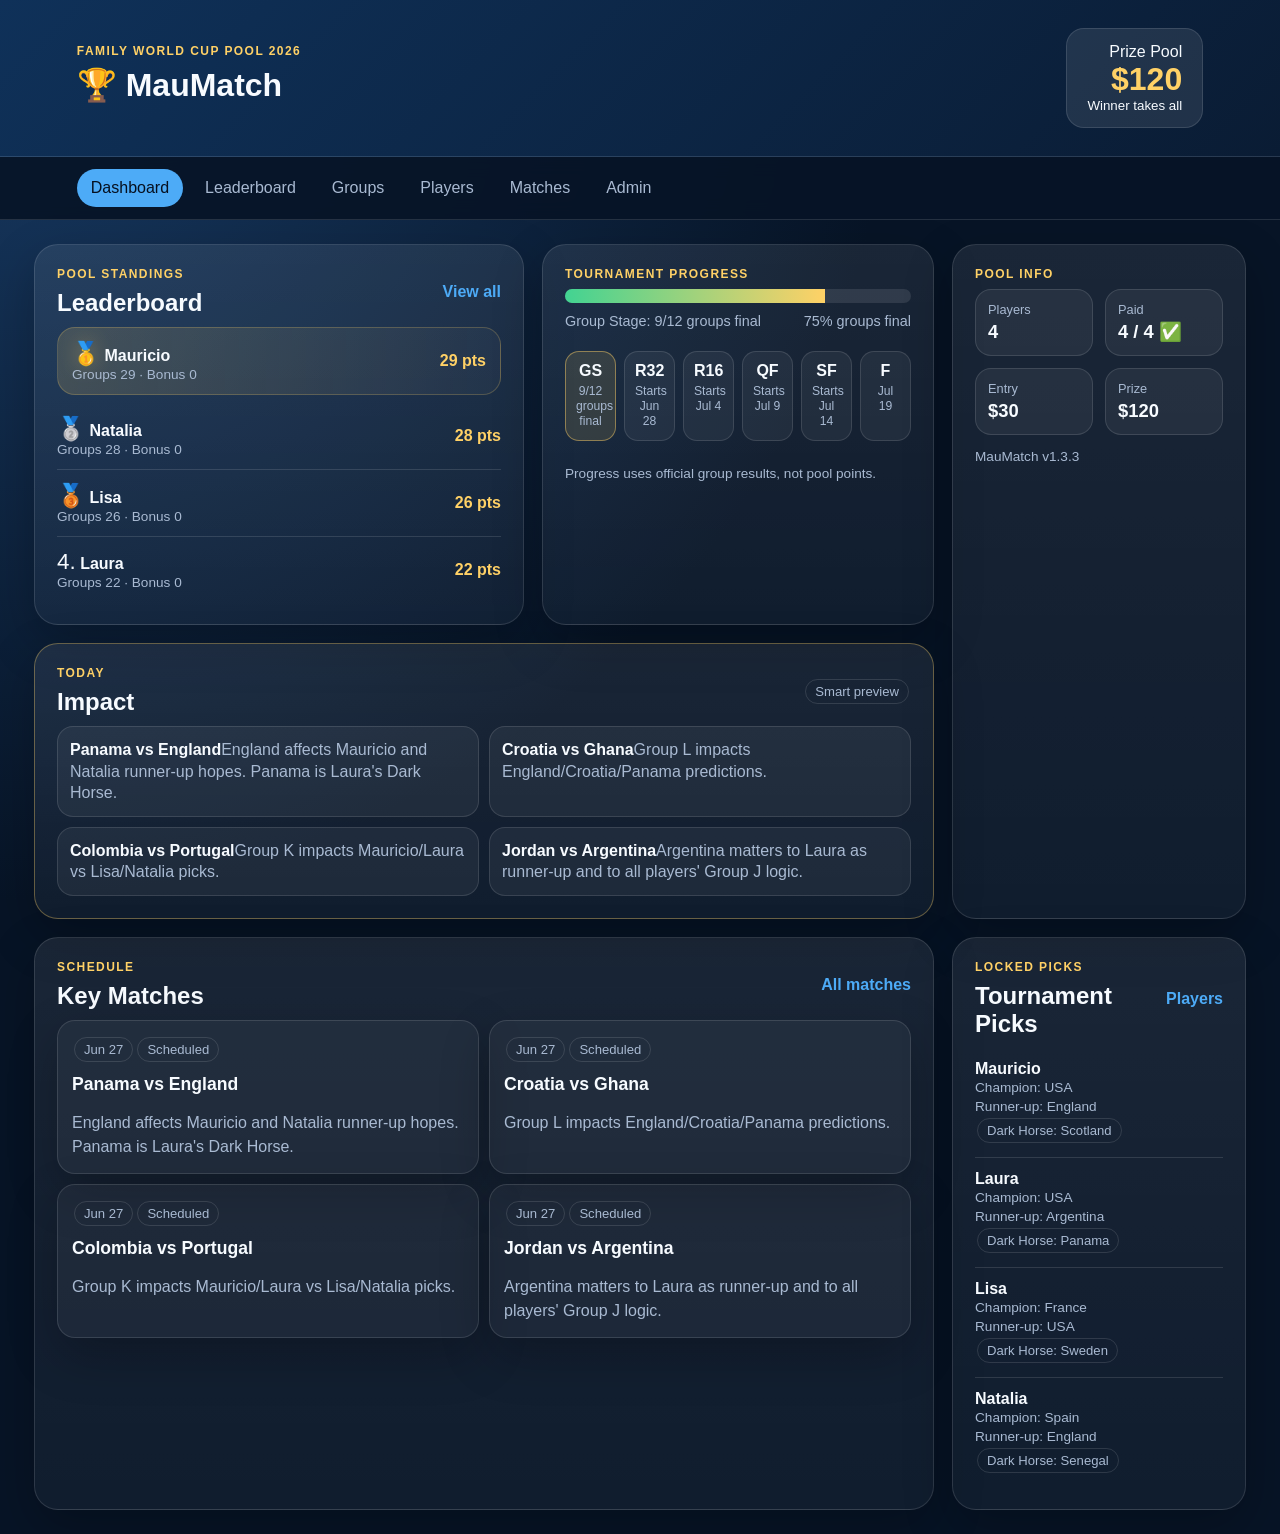
<file: index.html>
<!DOCTYPE html>
<html lang="en">
<head>
  <meta charset="UTF-8" />
  <meta name="viewport" content="width=device-width, initial-scale=1.0" />
  <title>MauMatch | Family World Cup Pool</title>
  <link rel="stylesheet" href="css/styles.css" />
</head>
<body>
  <header class="topbar">
    <div>
      <p class="eyebrow">Family World Cup Pool 2026</p>
      <h1>🏆 MauMatch</h1>
    </div>
    <div class="pot-card">
      <span>Prize Pool</span>
      <strong>$120</strong>
      <small>Winner takes all</small>
    </div>
  </header>

  <nav class="nav">
    <a class="active" href="index.html">Dashboard</a>
    <a href="leaderboard.html">Leaderboard</a>
    <a href="groups.html">Groups</a>
    <a href="players.html">Players</a>
    <a href="matches.html">Matches</a>
    <a href="admin.html">Admin</a>
  </nav>

  <main class="container dashboard-shell">
    <section class="dashboard-grid">
      <article class="card dashboard-leaderboard">
        <div class="section-title compact-title">
          <div>
            <p class="eyebrow">Pool Standings</p>
            <h2>Leaderboard</h2>
          </div>
          <a href="leaderboard.html">View all</a>
        </div>
        <div id="leaderboardMini"></div>
      </article>

      <article class="card progress-card">
        <p class="eyebrow">Tournament Progress</p>
        <div id="tournamentProgressSummary"></div>
      </article>

      <article class="card pool-info-card">
        <p class="eyebrow">Pool Info</p>
        <div class="pool-info-grid">
          <div><span>Players</span><strong>4</strong></div>
          <div><span>Paid</span><strong>4 / 4 ✅</strong></div>
          <div><span>Entry</span><strong>$30</strong></div>
          <div><span>Prize</span><strong>$120</strong></div>
        </div>
        <p class="small version-line">MauMatch v1.3.3</p>
      </article>

      <article class="card accent impact-card">
        <div class="section-title compact-title">
          <div>
            <p class="eyebrow">Today</p>
            <h2>Impact</h2>
          </div>
          <span class="pill">Smart preview</span>
        </div>
        <div id="impactList" class="impact-list compact-impact"></div>
      </article>

      <article class="card matches-dashboard-card">
        <div class="section-title compact-title">
          <div>
            <p class="eyebrow">Schedule</p>
            <h2>Key Matches</h2>
          </div>
          <a href="matches.html">All matches</a>
        </div>
        <div id="matchCards" class="dashboard-match-list"></div>
      </article>

      <article class="card picks-dashboard-card">
        <div class="section-title compact-title">
          <div>
            <p class="eyebrow">Locked Picks</p>
            <h2>Tournament Picks</h2>
          </div>
          <a href="players.html">Players</a>
        </div>
        <div id="tournamentPicksMini" class="compact-picks"></div>
      </article>
    </section>
  </main>

  <script src="js/data.js"></script>
  <script src="js/scoring.js"></script>
  <script src="js/app.js"></script>
</body>
</html>
</file>
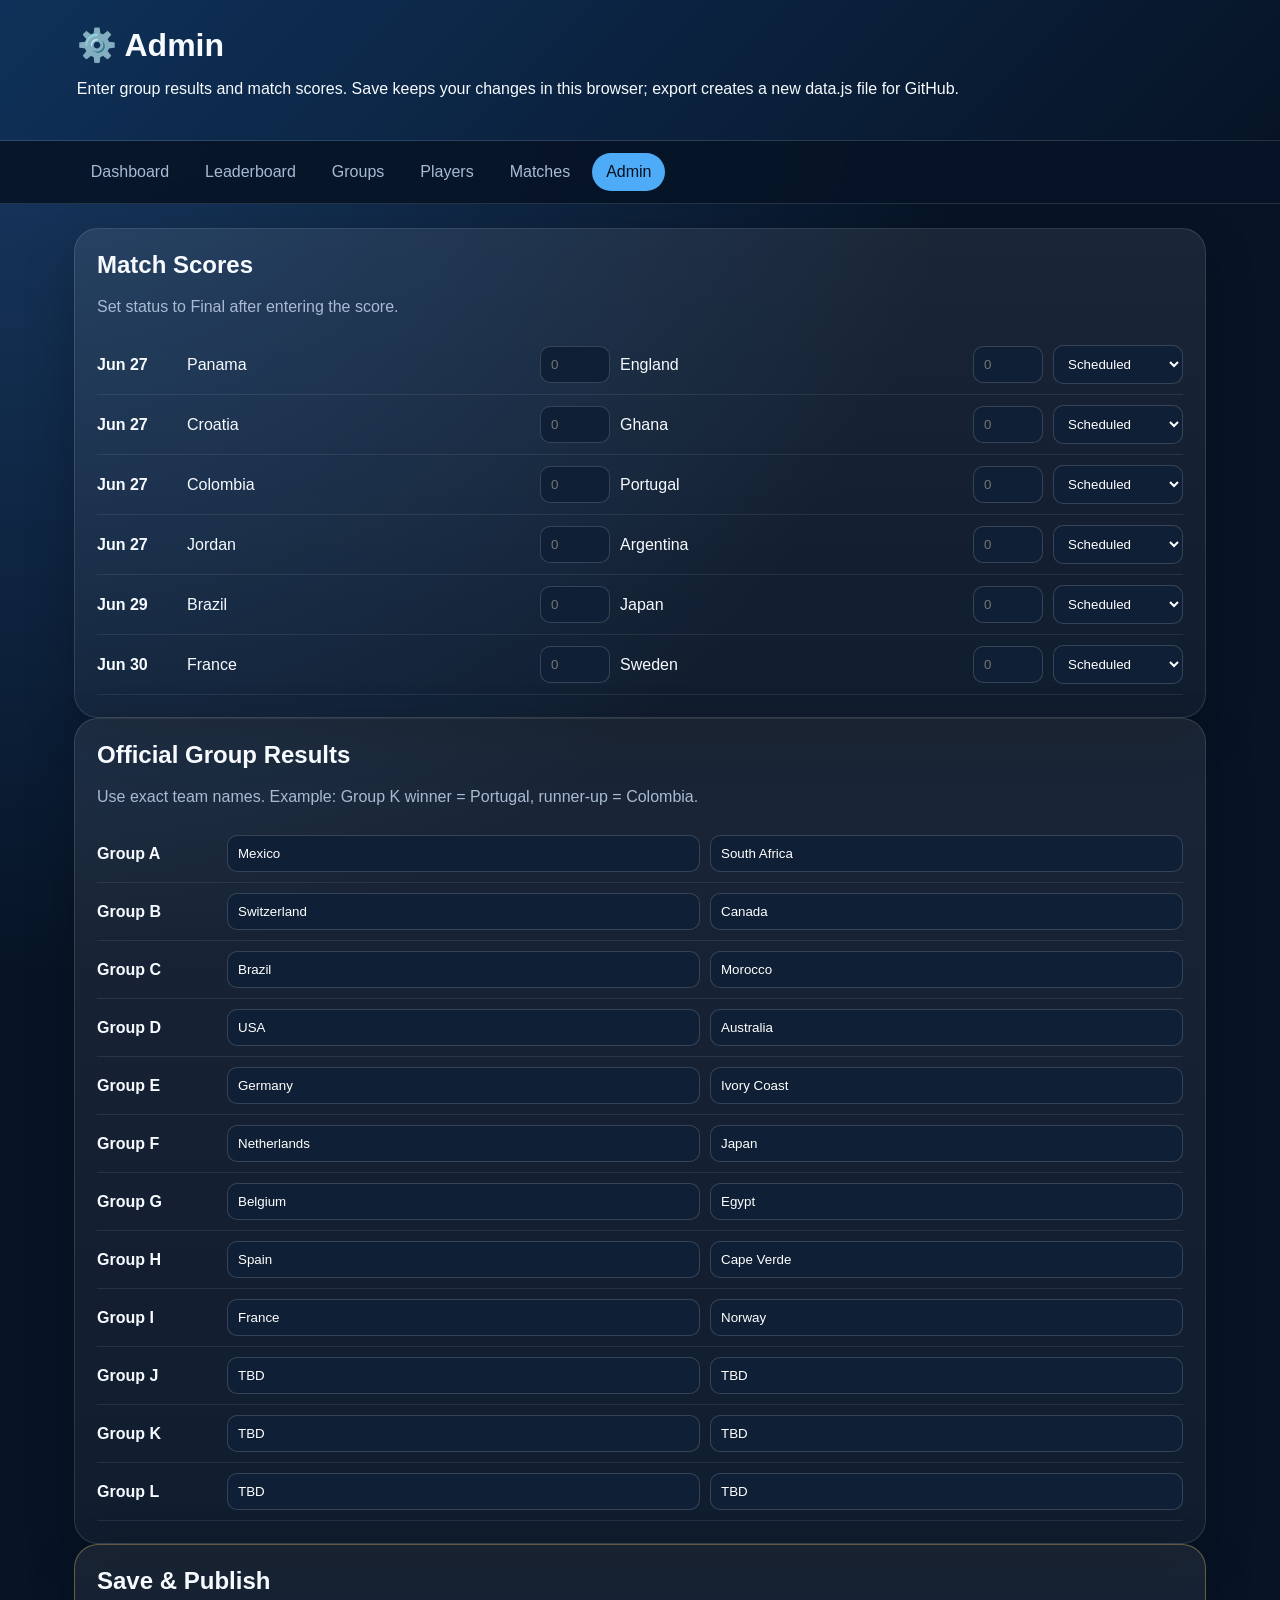
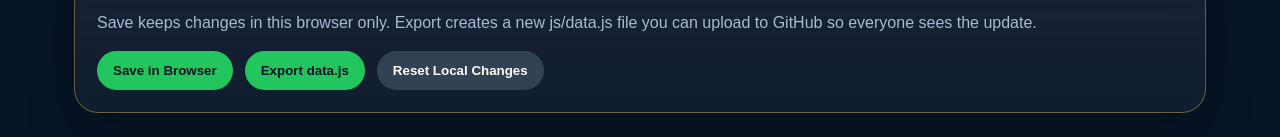
<file: admin.html>
<!DOCTYPE html>
<html lang="en">
<head>
  <meta charset="UTF-8">
  <meta name="viewport" content="width=device-width, initial-scale=1.0">
  <title>MauMatch Admin</title>
  <link rel="stylesheet" href="css/styles.css">
</head>
<body>
<header class="page-header"><h1>⚙️ Admin</h1><p>Enter group results and match scores. Save keeps your changes in this browser; export creates a new data.js file for GitHub.</p></header>
<nav class="nav"><a href="index.html">Dashboard</a><a href="leaderboard.html">Leaderboard</a><a href="groups.html">Groups</a><a href="players.html">Players</a><a href="matches.html">Matches</a><a class="active" href="admin.html">Admin</a></nav>
<main class="container">
  <section class="card"><h2>Match Scores</h2><p class="muted">Set status to Final after entering the score.</p><div id="adminMatches"></div></section>
  <section class="card"><h2>Official Group Results</h2><p class="muted">Use exact team names. Example: Group K winner = Portugal, runner-up = Colombia.</p><div id="adminGroups"></div></section>
  <section class="card accent"><h2>Save & Publish</h2><p id="adminMessage" class="muted">Save keeps changes in this browser only. Export creates a new js/data.js file you can upload to GitHub so everyone sees the update.</p><div class="button-row"><button id="saveAdminBtn" type="button">Save in Browser</button><button id="exportDataBtn" type="button">Export data.js</button><button id="resetPoolBtn" type="button" class="secondary">Reset Local Changes</button></div></section>
</main>
<template id="dataHelpers">function loadPool(){
  try {
    const saved = localStorage.getItem("mauMatchPool");
    return saved ? JSON.parse(saved) : structuredClone(DEFAULT_POOL);
  } catch (e) {
    return JSON.parse(JSON.stringify(DEFAULT_POOL));
  }
}

function savePool(pool){
  localStorage.setItem("mauMatchPool", JSON.stringify(pool));
}

function resetPool(){
  localStorage.removeItem("mauMatchPool");
  location.reload();
}

let POOL = loadPool();
</template>
<script src="js/data.js"></script><script src="js/scoring.js"></script><script src="js/app.js"></script></body></html>
</file>
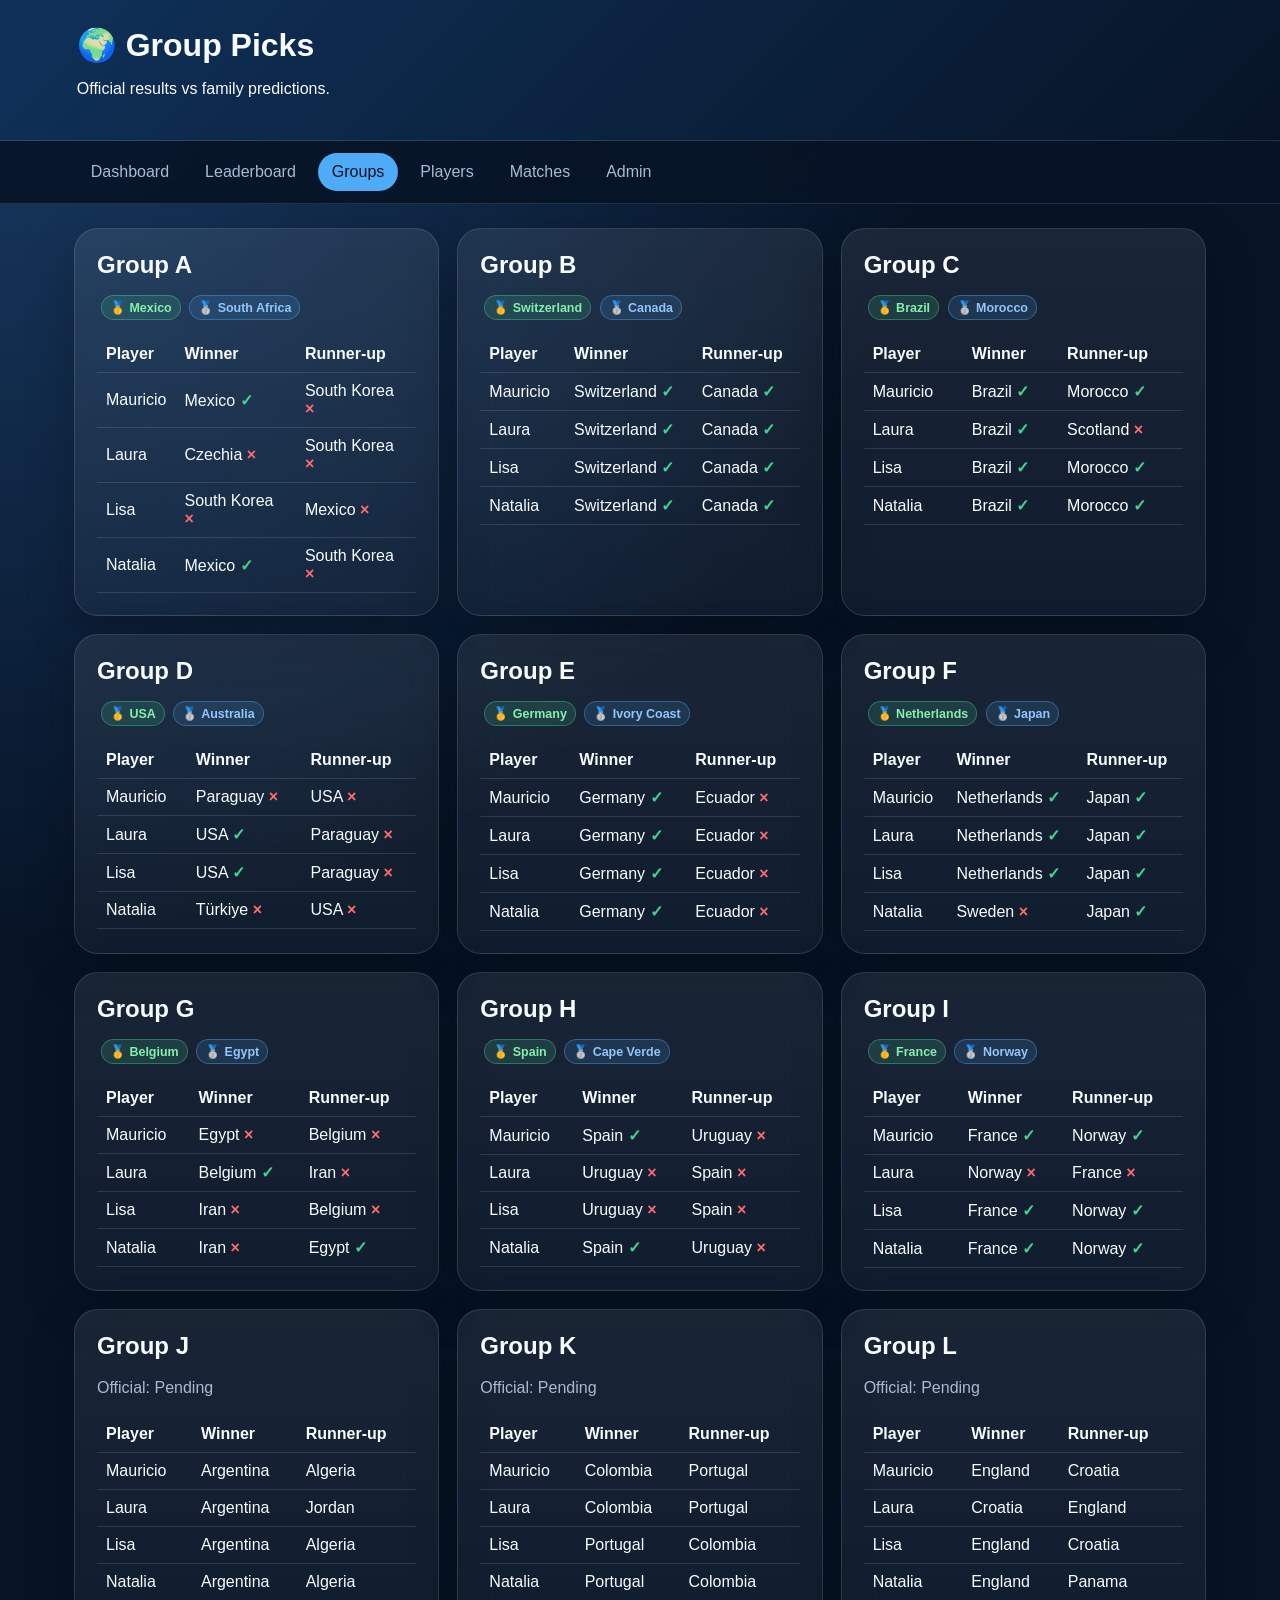
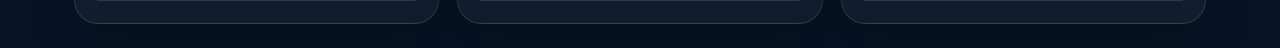
<file: groups.html>
<!DOCTYPE html><html lang="en"><head><meta charset="UTF-8"><meta name="viewport" content="width=device-width, initial-scale=1.0"><title>MauMatch Groups</title><link rel="stylesheet" href="css/styles.css"></head><body>
<header class="page-header"><h1>🌍 Group Picks</h1><p>Official results vs family predictions.</p></header>
<nav class="nav"><a href="index.html">Dashboard</a><a href="leaderboard.html">Leaderboard</a><a class="active" href="groups.html">Groups</a><a href="players.html">Players</a><a href="matches.html">Matches</a><a href="admin.html">Admin</a></nav>
<main class="container"><section id="groupsGrid" class="groups-grid"></section></main>
<script src="js/data.js"></script><script src="js/scoring.js"></script><script src="js/app.js"></script></body></html>
</file>
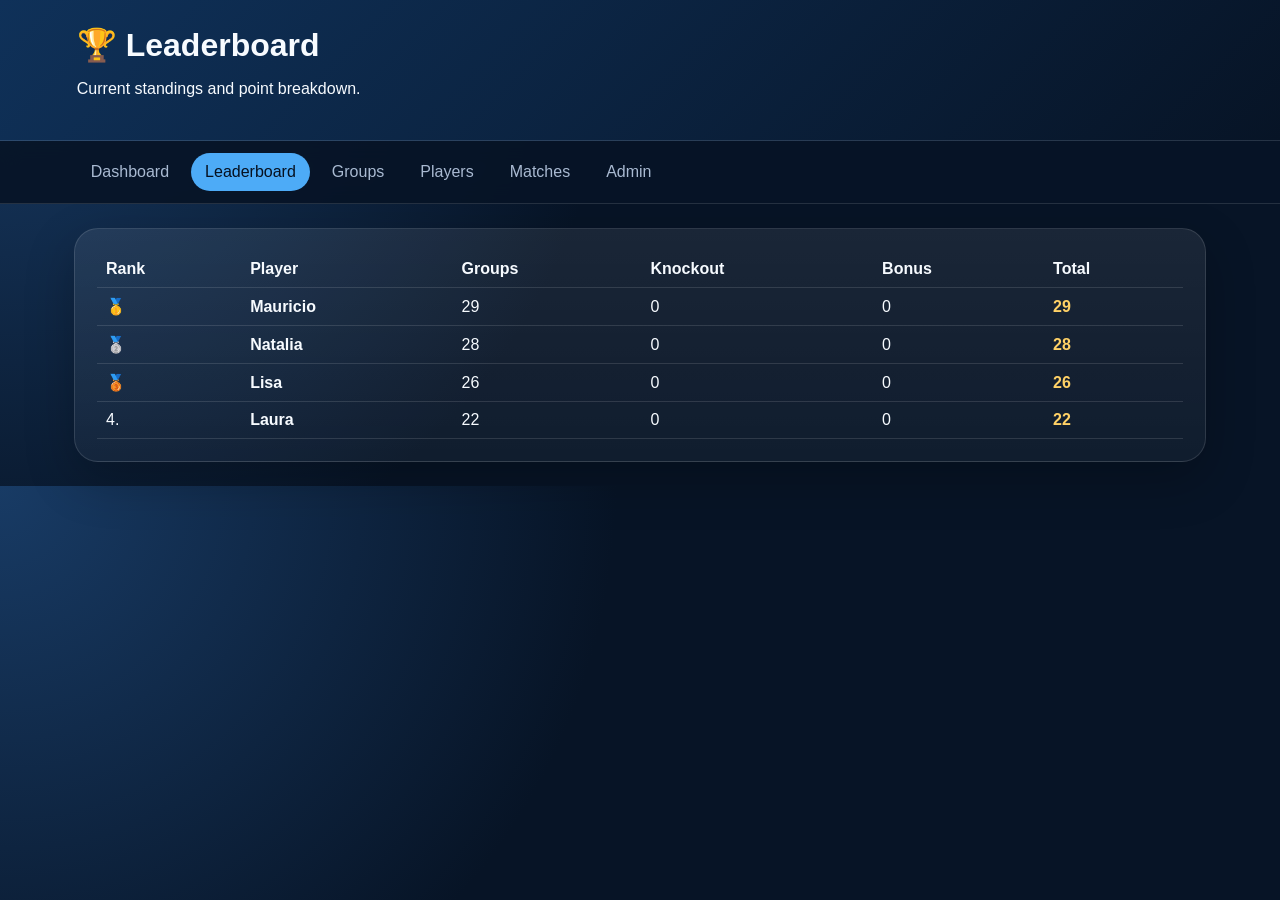
<file: leaderboard.html>
<!DOCTYPE html><html lang="en"><head><meta charset="UTF-8"><meta name="viewport" content="width=device-width, initial-scale=1.0"><title>MauMatch Leaderboard</title><link rel="stylesheet" href="css/styles.css"></head><body>
<header class="page-header"><h1>🏆 Leaderboard</h1><p>Current standings and point breakdown.</p></header>
<nav class="nav"><a href="index.html">Dashboard</a><a class="active" href="leaderboard.html">Leaderboard</a><a href="groups.html">Groups</a><a href="players.html">Players</a><a href="matches.html">Matches</a><a href="admin.html">Admin</a></nav>
<main class="container"><section class="card"><div id="leaderboardFull"></div></section></main>
<script src="js/data.js"></script><script src="js/scoring.js"></script><script src="js/app.js"></script></body></html>
</file>
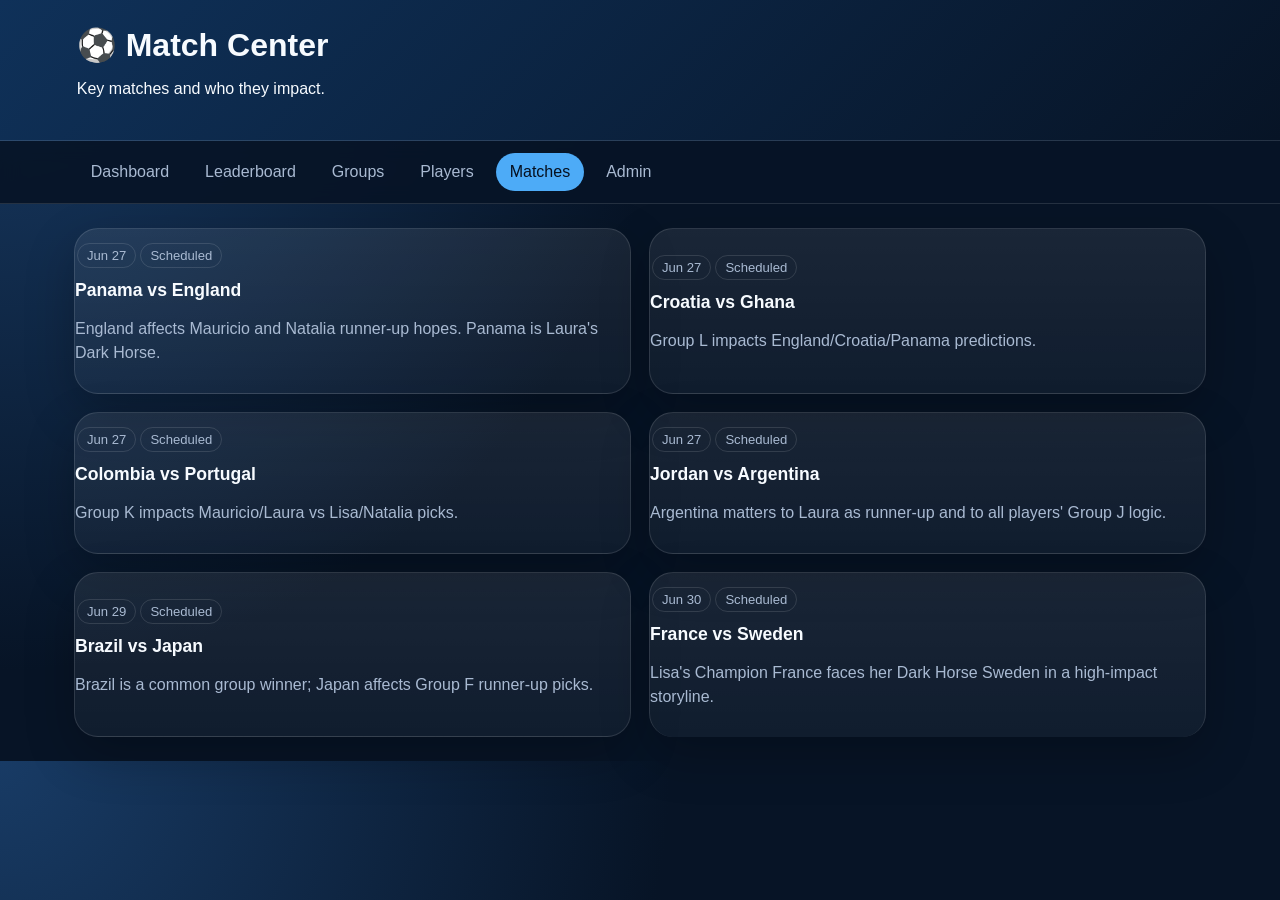
<file: matches.html>
<!DOCTYPE html><html lang="en"><head><meta charset="UTF-8"><meta name="viewport" content="width=device-width, initial-scale=1.0"><title>MauMatch Matches</title><link rel="stylesheet" href="css/styles.css"></head><body>
<header class="page-header"><h1>⚽ Match Center</h1><p>Key matches and who they impact.</p></header>
<nav class="nav"><a href="index.html">Dashboard</a><a href="leaderboard.html">Leaderboard</a><a href="groups.html">Groups</a><a href="players.html">Players</a><a class="active" href="matches.html">Matches</a><a href="admin.html">Admin</a></nav>
<main class="container"><section class="grid two" id="matchesPage"></section></main>
<script src="js/data.js"></script><script src="js/scoring.js"></script><script src="js/app.js"></script></body></html>
</file>
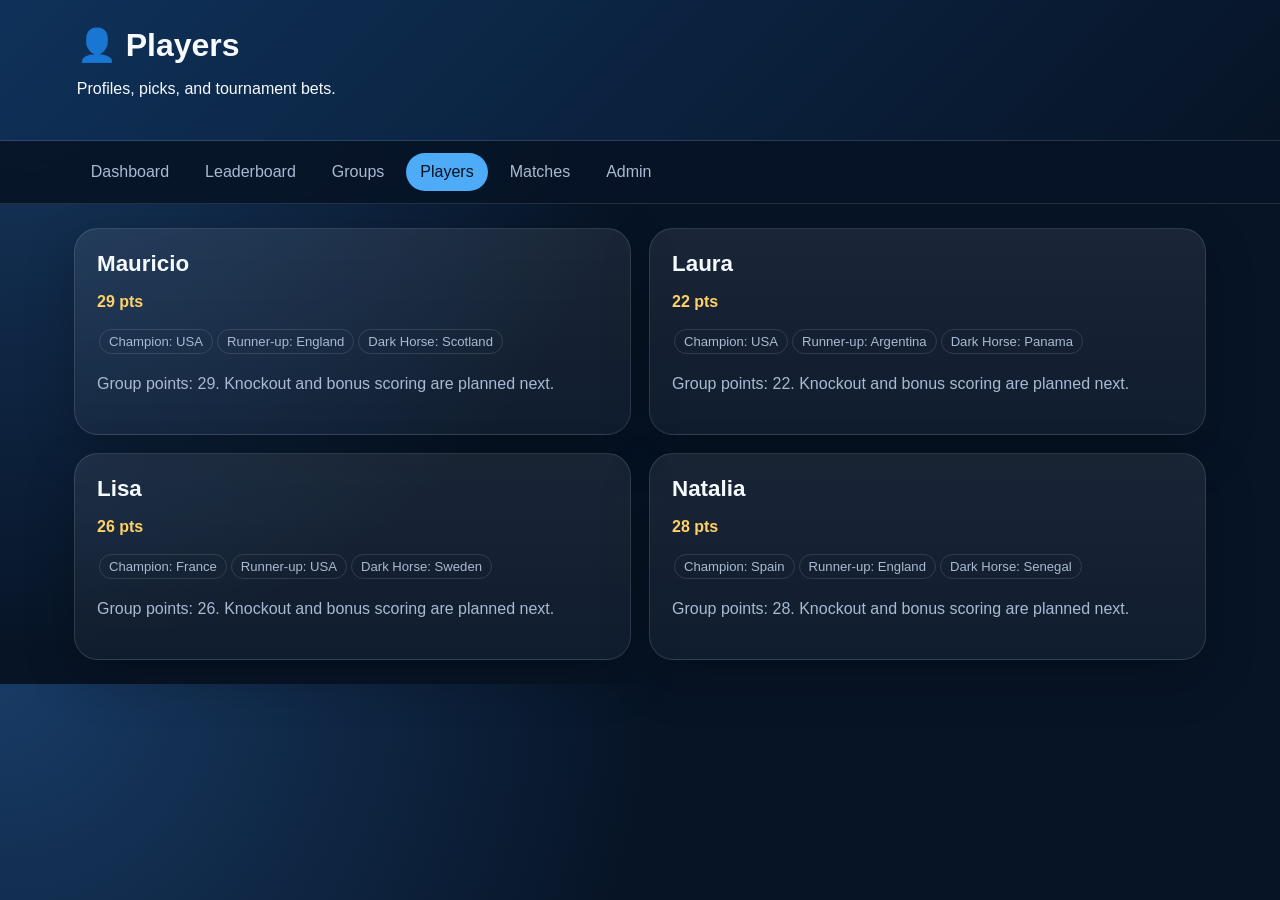
<file: players.html>
<!DOCTYPE html><html lang="en"><head><meta charset="UTF-8"><meta name="viewport" content="width=device-width, initial-scale=1.0"><title>MauMatch Players</title><link rel="stylesheet" href="css/styles.css"></head><body>
<header class="page-header"><h1>👤 Players</h1><p>Profiles, picks, and tournament bets.</p></header>
<nav class="nav"><a href="index.html">Dashboard</a><a href="leaderboard.html">Leaderboard</a><a href="groups.html">Groups</a><a class="active" href="players.html">Players</a><a href="matches.html">Matches</a><a href="admin.html">Admin</a></nav>
<main class="container"><section id="playersGrid" class="grid two"></section></main>
<script src="js/data.js"></script><script src="js/scoring.js"></script><script src="js/app.js"></script></body></html>
</file>
<file: css/styles.css>
:root{--bg:#071426;--panel:#10233d;--panel2:#142b4c;--text:#f7fbff;--muted:#a9bad2;--gold:#ffd166;--green:#42d392;--red:#ff6b6b;--blue:#4dabf7;--border:rgba(255,255,255,.12)}
*{box-sizing:border-box}
body{margin:0;font-family:Inter,Arial,sans-serif;background:radial-gradient(circle at top left,#183b65,#071426 45%);color:var(--text)}
a{color:inherit}
.topbar{display:flex;align-items:center;justify-content:space-between;padding:28px max(20px,6vw);background:linear-gradient(135deg,#0f3159,#0a1c34);border-bottom:1px solid var(--border)}
h1,h2,h3{margin:0 0 8px}.eyebrow{margin:0 0 8px;color:var(--gold);text-transform:uppercase;letter-spacing:.12em;font-size:.75rem;font-weight:800}.pot-card{background:rgba(255,255,255,.09);border:1px solid var(--border);border-radius:18px;padding:14px 20px;display:grid;text-align:right}.pot-card strong{font-size:2rem;color:var(--gold)}
.nav{display:flex;gap:8px;overflow:auto;padding:12px max(20px,6vw);position:sticky;top:0;background:rgba(7,20,38,.92);backdrop-filter:blur(10px);z-index:2;border-bottom:1px solid var(--border)}
.nav a{text-decoration:none;color:var(--muted);padding:10px 14px;border-radius:999px;white-space:nowrap}.nav a.active,.nav a:hover{background:var(--blue);color:#06101f}
.container{max-width:1180px;margin:auto;padding:24px}.grid{display:grid;gap:18px}.two{grid-template-columns:repeat(2,minmax(0,1fr))}.hero-grid{display:grid;grid-template-columns:2fr 1fr 1fr;gap:18px}
.card{background:linear-gradient(180deg,rgba(255,255,255,.08),rgba(255,255,255,.04));border:1px solid var(--border);border-radius:24px;padding:22px;box-shadow:0 18px 50px rgba(0,0,0,.24)}
.hero-card{background:linear-gradient(135deg,#194b82,#10233d)}.accent{border-color:rgba(255,209,102,.35)}.muted{color:var(--muted);line-height:1.5}.progress{height:14px;background:rgba(255,255,255,.1);border-radius:999px;overflow:hidden}.progress span{display:block;height:100%;background:linear-gradient(90deg,var(--green),var(--gold))}
.section-title{display:flex;justify-content:space-between;align-items:center;gap:14px}.section-title a{color:var(--blue);text-decoration:none;font-weight:800}.compact-title{margin-bottom:10px}.compact-title h2{margin-bottom:0}.leader-row,.match-card,.pick-row{display:flex;align-items:center;justify-content:space-between;gap:14px;border-bottom:1px solid var(--border);padding:12px 0}.leader-row:last-child,.match-card:last-child,.pick-row:last-child{border-bottom:0}.rank{font-size:1.4rem}.points{font-weight:900;color:var(--gold)}.pill{display:inline-block;border:1px solid var(--border);border-radius:999px;padding:4px 9px;color:var(--muted);font-size:.82rem;margin:2px}.ok{color:var(--green);font-weight:800}.bad{color:var(--red);font-weight:800}.groups-grid{display:grid;grid-template-columns:repeat(3,minmax(0,1fr));gap:18px}.group-card table,.score-table{width:100%;border-collapse:collapse}.group-card th,.group-card td,.score-table th,.score-table td{padding:9px;border-bottom:1px solid var(--border);text-align:left}.page-header{padding:26px max(20px,6vw);background:linear-gradient(135deg,#0f3159,#071426);border-bottom:1px solid var(--border)}.feature-list li{margin:10px 0}.player-name{font-size:1.4rem;font-weight:900}.small{font-size:.85rem;color:var(--muted)}code{background:rgba(255,255,255,.1);padding:2px 6px;border-radius:6px}
.admin-row{display:grid;grid-template-columns:120px 1fr 1fr;gap:10px;align-items:center;padding:10px 0;border-bottom:1px solid rgba(255,255,255,.08)}.admin-row input,.admin-row select{width:100%;padding:10px;border-radius:10px;border:1px solid rgba(255,255,255,.16);background:#0f1f35;color:#fff}.match-edit{grid-template-columns:80px 1fr 70px 1fr 70px 130px}.button-row{display:flex;gap:12px;flex-wrap:wrap;margin-top:12px}button{border:0;border-radius:999px;background:#22c55e;color:#061321;font-weight:800;padding:12px 16px;cursor:pointer}button.secondary{background:#334155;color:#fff}.success{background:rgba(34,197,94,.18);color:#86efac}.scoreline{font-size:1.1rem;font-weight:800;margin:10px 0}
/* V1.3.3 dashboard command center */
.dashboard-shell{max-width:1260px}.dashboard-grid{display:grid;grid-template-columns:minmax(360px,1.25fr) minmax(320px,1fr) minmax(240px,.75fr);grid-template-areas:"leader progress pool" "impact impact pool" "matches matches picks";gap:18px;align-items:stretch}.dashboard-leaderboard{grid-area:leader}.progress-card{grid-area:progress}.pool-info-card{grid-area:pool}.impact-card{grid-area:impact}.matches-dashboard-card{grid-area:matches}.picks-dashboard-card{grid-area:picks}.leader-row:first-child{background:linear-gradient(90deg,rgba(255,209,102,.16),rgba(255,255,255,.03));border:1px solid rgba(255,209,102,.22);border-radius:18px;margin-bottom:8px;padding:12px 14px}.leader-row:first-child .rank{filter:drop-shadow(0 0 10px rgba(255,209,102,.35))}.pool-info-grid{display:grid;grid-template-columns:1fr 1fr;gap:12px;margin-top:8px}.pool-info-grid div{background:rgba(255,255,255,.06);border:1px solid var(--border);border-radius:16px;padding:12px}.pool-info-grid span{display:block;color:var(--muted);font-size:.8rem}.pool-info-grid strong{display:block;font-size:1.15rem;margin-top:4px}.version-line{margin-top:14px}.progress-summary{display:grid;gap:10px}.progress-meta{display:flex;justify-content:space-between;gap:12px;color:var(--muted);font-size:.9rem}.stage-timeline{display:grid;grid-template-columns:repeat(6,minmax(0,1fr));gap:8px;margin-top:12px}.stage-chip{border:1px solid var(--border);background:rgba(255,255,255,.055);border-radius:14px;padding:10px;text-align:center;min-height:68px}.stage-chip strong{display:block;margin-bottom:4px}.stage-chip small{display:block;color:var(--muted);font-size:.76rem;line-height:1.25}.stage-chip.active{border-color:rgba(255,209,102,.45);background:rgba(255,209,102,.12)}.stage-chip.done{border-color:rgba(66,211,146,.4);background:rgba(66,211,146,.1)}.compact-impact{display:grid;grid-template-columns:repeat(2,minmax(0,1fr));gap:10px}.impact-bullet{background:rgba(255,255,255,.055);border:1px solid var(--border);border-radius:16px;padding:12px;color:var(--muted);line-height:1.35}.impact-bullet strong{color:var(--text)}.dashboard-match-list{display:grid;grid-template-columns:repeat(2,minmax(0,1fr));gap:10px}.dashboard-match-list .match-card{display:block;border:1px solid var(--border);border-radius:18px;padding:14px;background:rgba(255,255,255,.045)}.dashboard-match-list .match-card .muted{margin-bottom:0}.compact-picks .pick-row{display:block}.compact-picks .small{line-height:1.4}.official-badge{display:inline-flex;align-items:center;gap:5px;border-radius:999px;padding:4px 8px;font-weight:800;font-size:.78rem;margin-left:4px}.official-badge.winner{background:rgba(66,211,146,.15);color:#86efac;border:1px solid rgba(66,211,146,.4)}.official-badge.runner{background:rgba(77,171,247,.14);color:#93c5fd;border:1px solid rgba(77,171,247,.4)}
@media(max-width:1050px){.dashboard-grid{grid-template-columns:1fr 1fr;grid-template-areas:"leader progress" "pool pool" "impact impact" "matches picks"}.stage-timeline{grid-template-columns:repeat(3,1fr)}}
@media(max-width:850px){.hero-grid,.two,.groups-grid,.dashboard-grid{grid-template-columns:1fr;grid-template-areas:none}.dashboard-grid>*{grid-area:auto}.topbar{display:block}.pot-card{text-align:left;margin-top:16px}.container{padding:16px}.card{border-radius:18px}.compact-impact,.dashboard-match-list{grid-template-columns:1fr}.stage-timeline{grid-template-columns:repeat(2,1fr)}}
@media(max-width:720px){.admin-row,.match-edit{grid-template-columns:1fr}.admin-row strong{margin-top:8px}}
</file>
